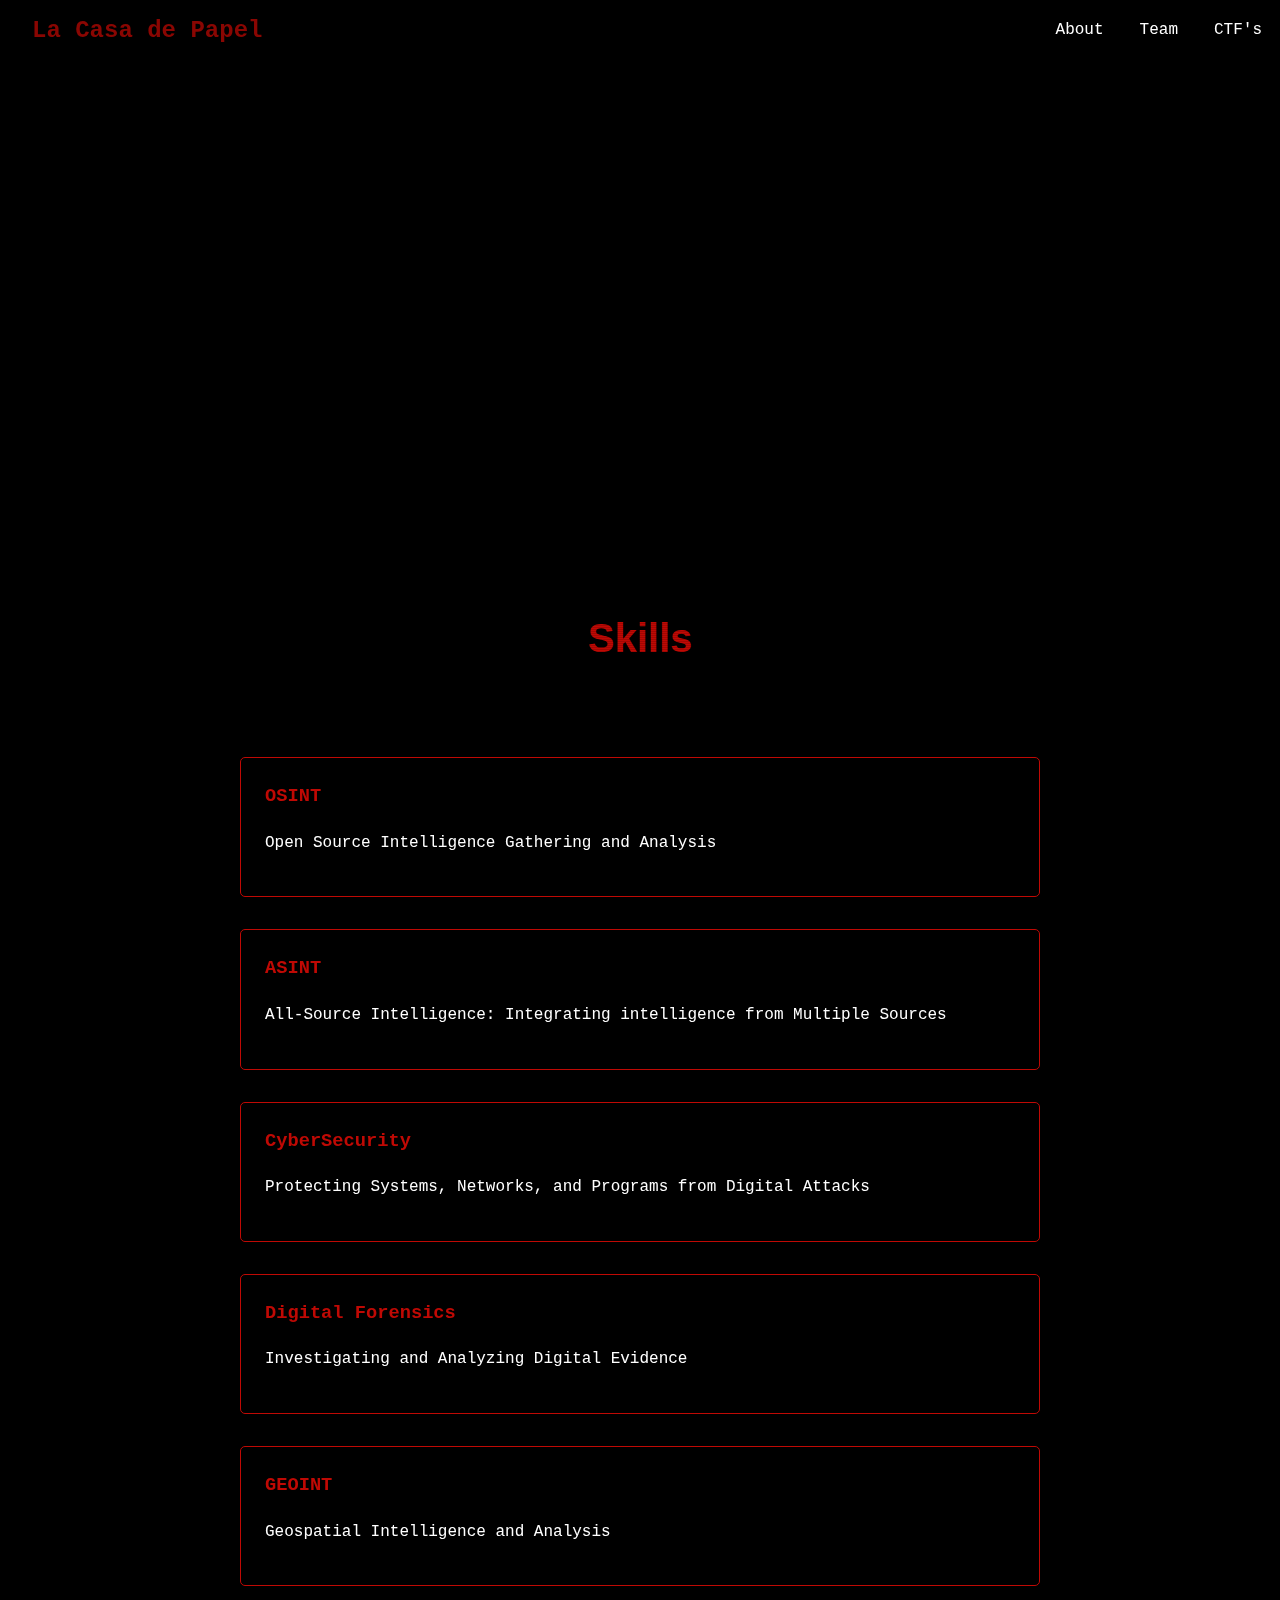
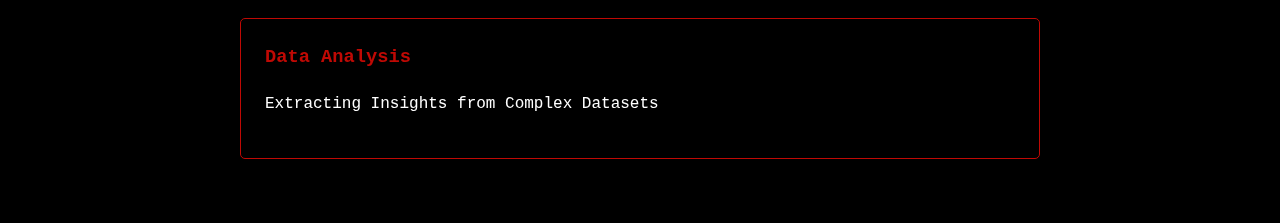
<file: main.html>
<!DOCTYPE html>
<html lang="en">
<head>
    <meta charset="UTF-8">
    <meta name="viewport" content="width=device-width, initial-scale=1.0">
    <meta http-equiv="Content-Security-Policy" content="default-src 'self'; script-src 'self' https://cdnjs.cloudflare.com; style-src 'self' https://fonts.googleapis.com; font-src 'self' https://fonts.gstatic.com;">
    <title>La Casa De Papel - Intelligence Team</title>
    <link rel="stylesheet" href="../assets/styles/global.css">
    <link rel="stylesheet" href="../assets/styles/main.css">
    <script src="https://cdnjs.cloudflare.com/ajax/libs/gsap/3.9.1/gsap.min.js"></script>
</head>
<body class="cyberpunk-body">
    <nav>
        <div id="title-animation">La Casa de Papel</div>
        <div class="nav-links">
            <a href="/pages/about.html">About</a>
            <a href="/pages/team.html">Team</a>
            <a href="/pages/accomplishments.html">CTF's</a>
        </div>
    </nav>
    <main>
        <div class="story-section">
            <!-- Story content will be dynamically inserted here -->
        </div>
        <h2 class="skillsets-header">Skills</h2>
        <div class="skillsets-section">
            <!-- Skillset content will be dynamically inserted here -->
        </div>
    </main>
    <div class="cyberpunk-overlay"></div>
    <div id="particles-js"></div>
    <script src="https://cdn.jsdelivr.net/particles.js/2.0.0/particles.min.js"></script>
    <script src="../assets/scripts/main.js"></script>
</body>
</html>
</file>
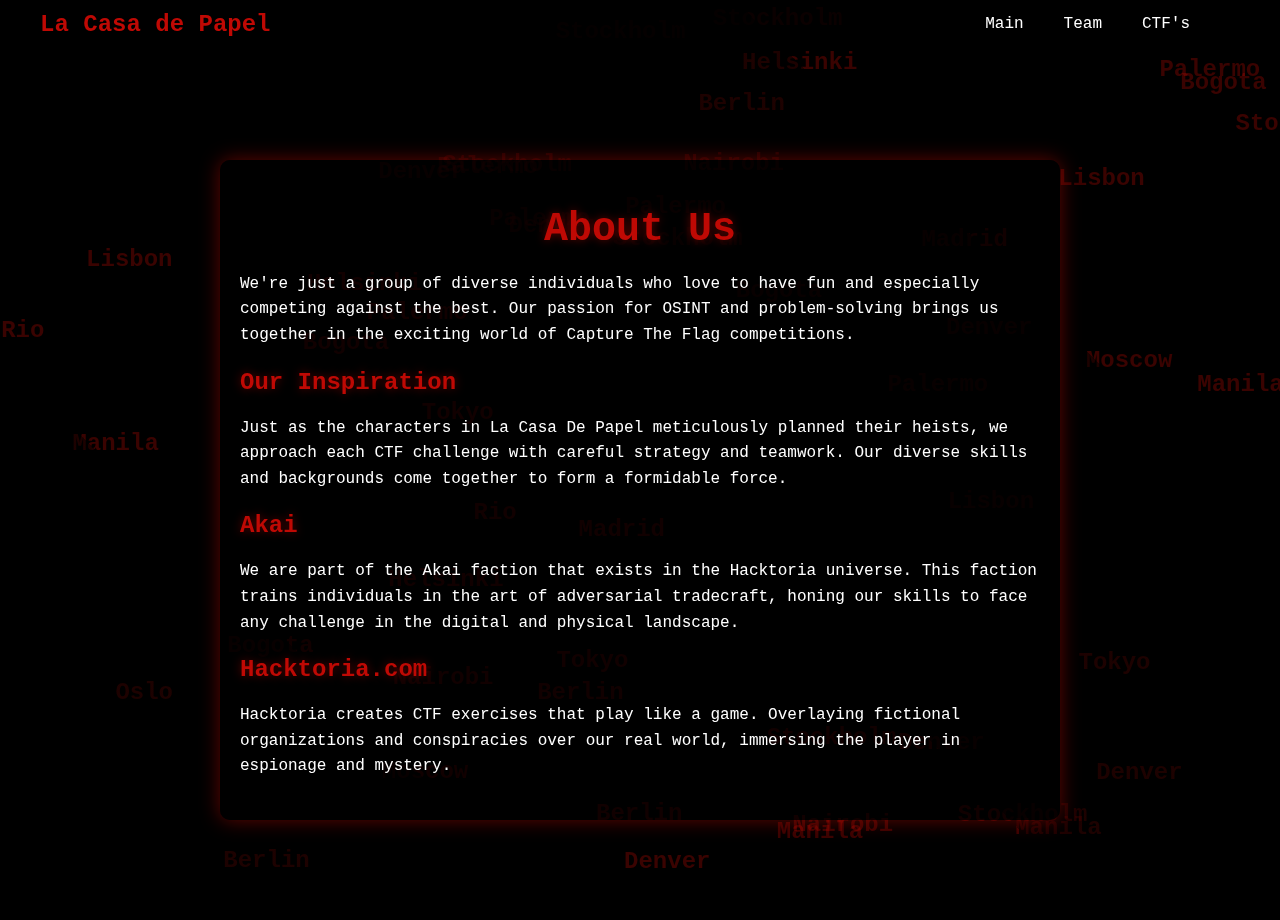
<file: pages/about.html>
<!DOCTYPE html>
<html lang="en">
<head>
    <meta charset="UTF-8">
    <meta name="viewport" content="width=device-width, initial-scale=1.0">
    <meta http-equiv="Content-Security-Policy" content="default-src 'self'; script-src 'self' https://cdnjs.cloudflare.com; style-src 'self' https://fonts.googleapis.com; font-src 'self' https://fonts.gstatic.com;">
    <title>About</title>
    <link rel="stylesheet" href="../assets/styles/global.css">
    <link rel="stylesheet" href="../assets/styles/about.css">
</head>
<body class="cyberpunk-body">
    <div class="floating-cities"></div>
    
    <nav>
        <div class="nav-content">
            <div id="title-animation">La Casa de Papel</div>
            <div class="nav-links">
                <a href="/main.html">Main</a>
                <a href="/pages/team.html">Team</a>
                <a href="/pages/accomplishments.html">CTF's</a>
            </div>
        </div>
    </nav>

    <main>
        <section class="about-content">
            <h1>About Us</h1>
            <p>We're just a group of diverse individuals who love to have fun and especially competing against the best. Our passion for OSINT and problem-solving brings us together in the exciting world of Capture The Flag competitions.</p>
            
            <h2>Our Inspiration</h2>
            <p>Just as the characters in La Casa De Papel meticulously planned their heists, we approach each CTF challenge with careful strategy and teamwork. Our diverse skills and backgrounds come together to form a formidable force.</p>
            
            <h2>Akai</h2>
            <p>We are part of the Akai faction that exists in the Hacktoria universe. This faction trains individuals in the art of adversarial tradecraft, honing our skills to face any challenge in the digital and physical landscape.</p>
            
            <h2>Hacktoria.com</h2>
            <p>Hacktoria creates CTF exercises that play like a game. Overlaying fictional organizations and conspiracies over our real world, immersing the player in espionage and mystery.</p>
        </section>
    </main>

    <div class="cyberpunk-overlay"></div>
    <script src="../assets/scripts/global.js"></script>
    <script src="../assets/scripts/about.js"></script>
</body>
</html>
</file>
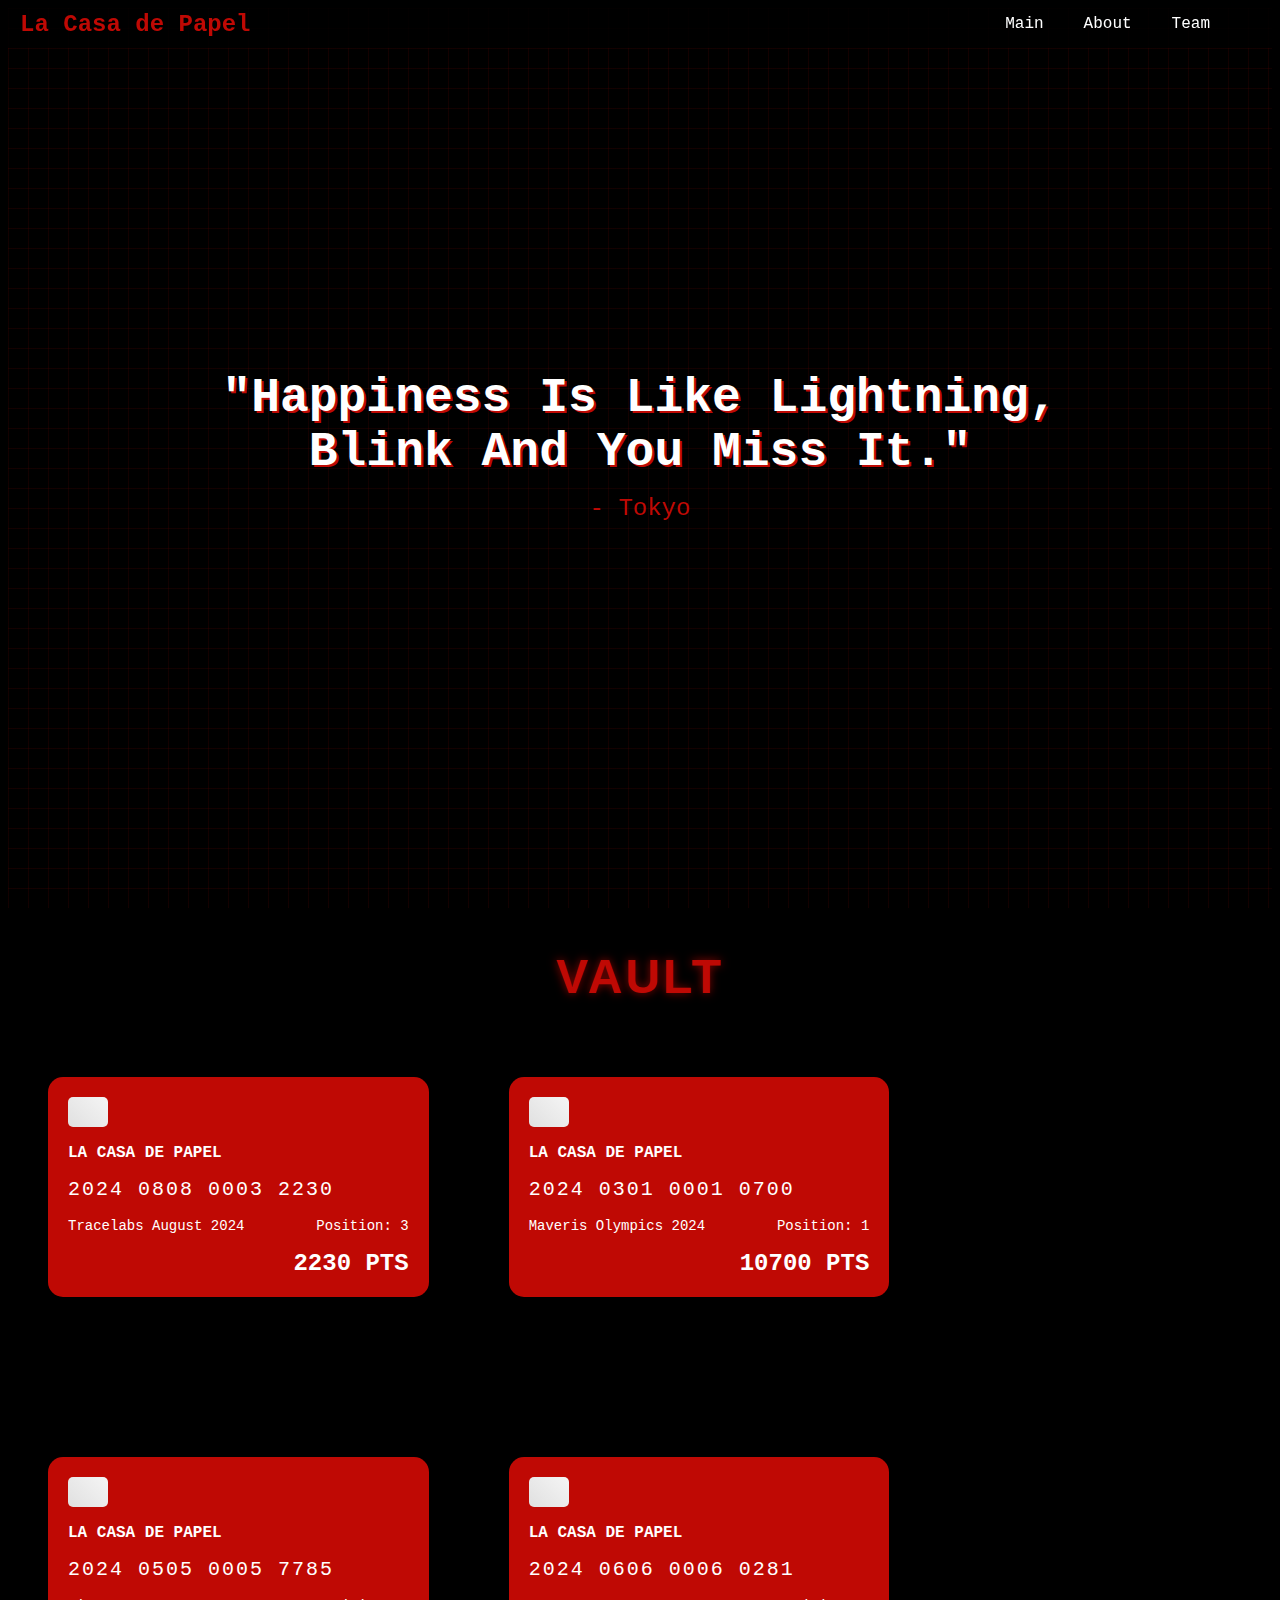
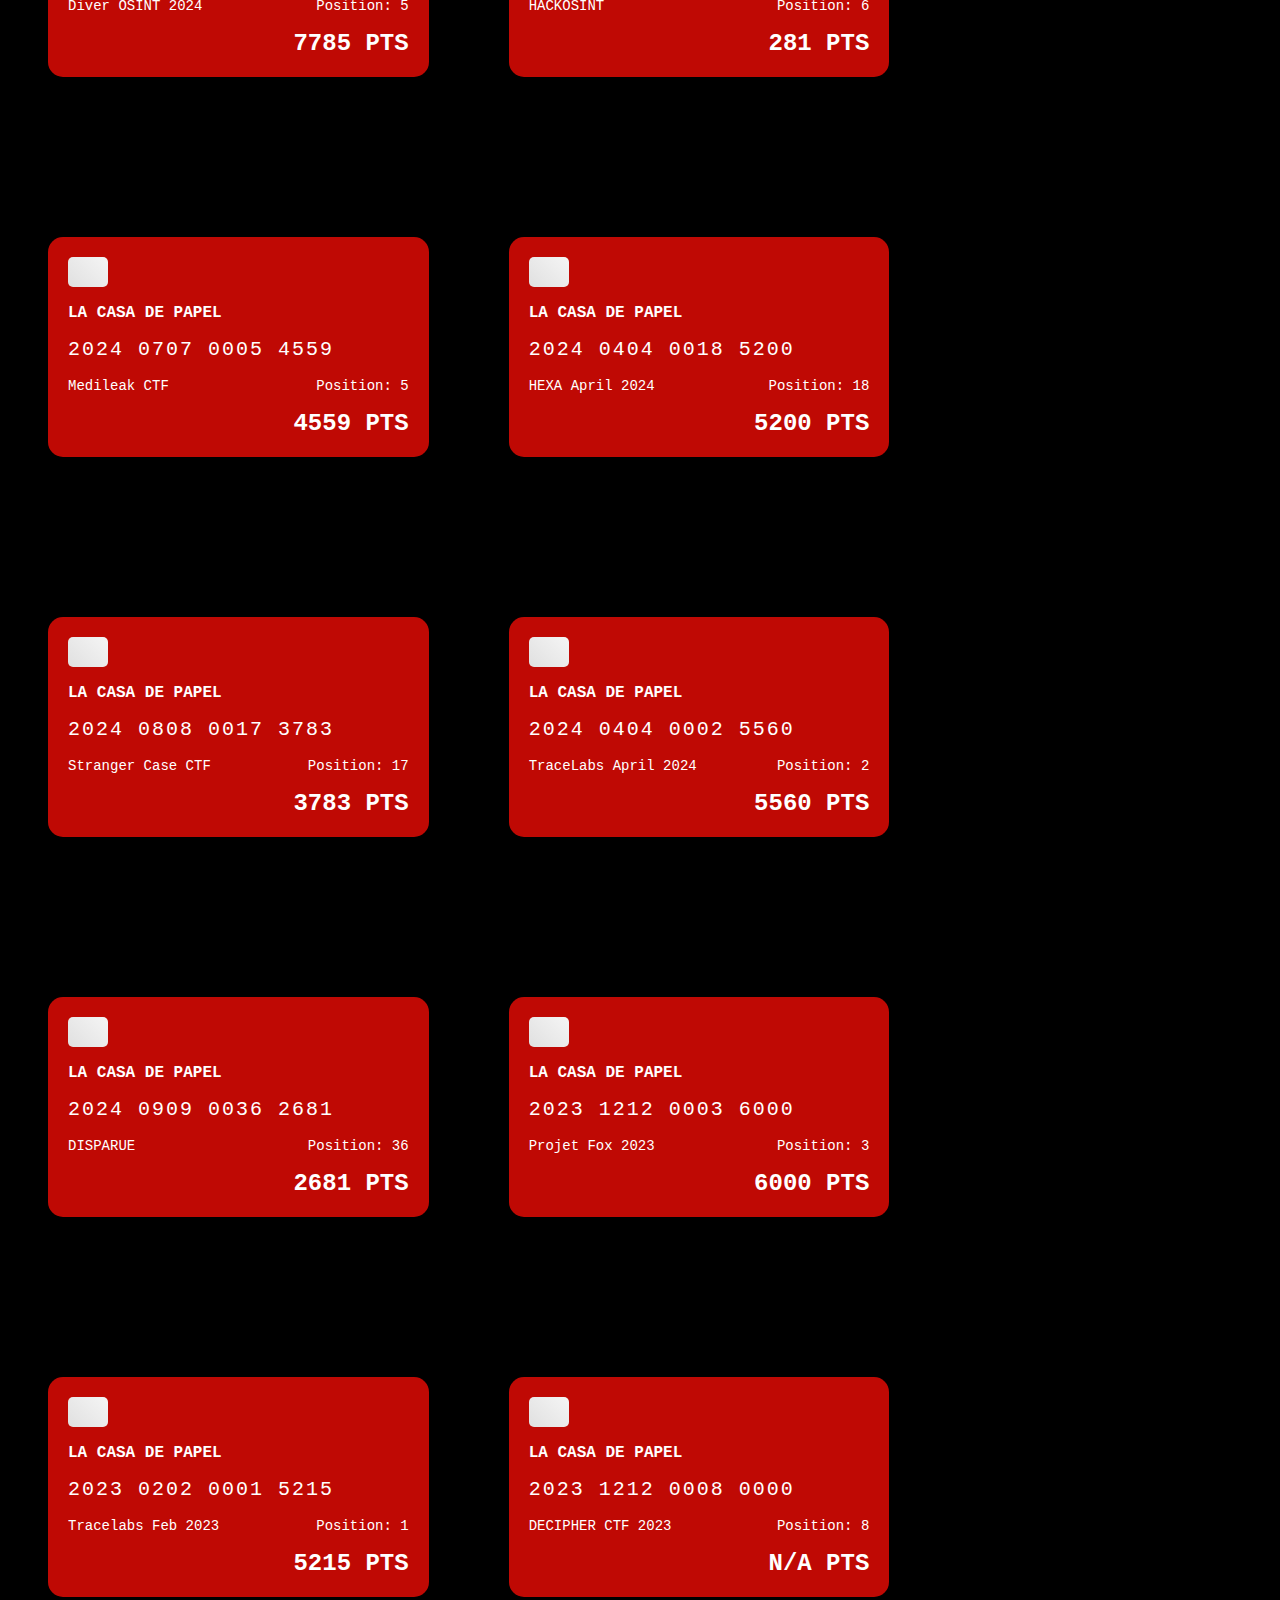
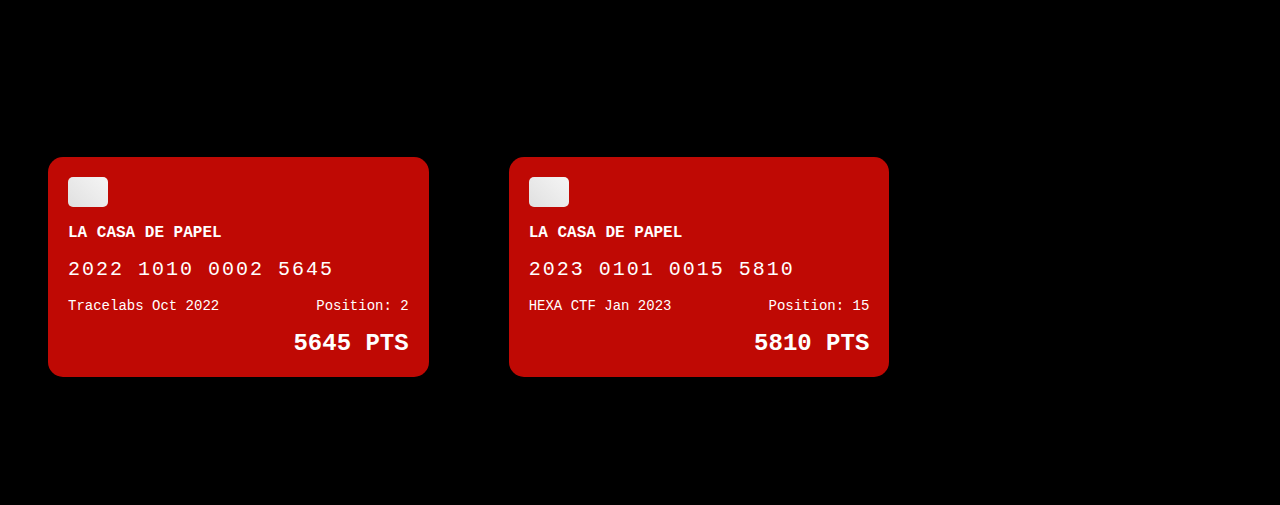
<file: pages/accomplishments.html>
<!DOCTYPE html>
<html lang="en">
<head>
    <meta charset="UTF-8">
    <meta name="viewport" content="width=device-width, initial-scale=1.0">
    <meta http-equiv="Content-Security-Policy" content="default-src 'self'; script-src 'self' https://cdnjs.cloudflare.com; style-src 'self' https://fonts.googleapis.com; font-src 'self' https://fonts.gstatic.com;">
    <title>CTF's</title>
    <link rel="stylesheet" href="../assets/styles/global.css">
    <link rel="stylesheet" href="../assets/styles/accomplishments.css">
    <script src="https://cdnjs.cloudflare.com/ajax/libs/gsap/3.9.1/gsap.min.js"></script>
    <link href="https://fonts.googleapis.com/css2?family=Orbitron:wght@400;700&display=swap" rel="stylesheet">
</head>
<body class="cyberpunk-body">
    <nav>
        <div id="title-animation">La Casa de Papel</div>
        <div class="nav-links">
            <a href="/main.html">Main</a>
            <a href="/pages/about.html">About</a>
            <a href="/pages/team.html">Team</a>
        </div>
    </nav>

    <section class="hero">
        <div class="hero-content">
            <h1 class="glitch-text">"Happiness Is Like Lightning,</h1>
            <h1 class="glitch-text">Blink And You Miss It."</h1>
            <p class="quote-author">- Tokyo</p>
        </div>
        <div class="cyber-grid"></div>
    </section>

    <section class="accomplishments">
        <h2 id="vault-header" class="vault-header">Vault</h2>
        <div class="accomplishments-grid">
            <div class="accomplishment-card">
                <div class="card-chip"></div>
                <div class="card-logo">LA CASA DE PAPEL</div>
                <div class="card-number">2024 0808 0003 2230</div>
                <div class="card-info">
                    <span>Tracelabs August 2024</span>
                    <span>Position: 3</span>
                </div>
                <div class="card-points">2230 PTS</div>
            </div>
            <div class="accomplishment-card">
                <div class="card-chip"></div>
                <div class="card-logo">LA CASA DE PAPEL</div>
                <div class="card-number">2024 0301 0001 0700</div>
                <div class="card-info">
                    <span>Maveris Olympics 2024</span>
                    <span>Position: 1</span>
                </div>
                <div class="card-points">10700 PTS</div>
            </div>
            <div class="accomplishment-card">
                <div class="card-chip"></div>
                <div class="card-logo">LA CASA DE PAPEL</div>
                <div class="card-number">2024 0505 0005 7785</div>
                <div class="card-info">
                    <span>Diver OSINT 2024</span>
                    <span>Position: 5</span>
                </div>
                <div class="card-points">7785 PTS</div>
            </div>
            <div class="accomplishment-card">
                <div class="card-chip"></div>
                <div class="card-logo">LA CASA DE PAPEL</div>
                <div class="card-number">2024 0606 0006 0281</div>
                <div class="card-info">
                    <span>HACKOSINT</span>
                    <span>Position: 6</span>
                </div>
                <div class="card-points">281 PTS</div>
            </div>
            <div class="accomplishment-card">
                <div class="card-chip"></div>
                <div class="card-logo">LA CASA DE PAPEL</div>
                <div class="card-number">2024 0707 0005 4559</div>
                <div class="card-info">
                    <span>Medileak CTF</span>
                    <span>Position: 5</span>
                </div>
                <div class="card-points">4559 PTS</div>
            </div>
            <div class="accomplishment-card">
                <div class="card-chip"></div>
                <div class="card-logo">LA CASA DE PAPEL</div>
                <div class="card-number">2024 0404 0018 5200</div>
                <div class="card-info">
                    <span>HEXA April 2024</span>
                    <span>Position: 18</span>
                </div>
                <div class="card-points">5200 PTS</div>
            </div>
            <div class="accomplishment-card">
                <div class="card-chip"></div>
                <div class="card-logo">LA CASA DE PAPEL</div>
                <div class="card-number">2024 0808 0017 3783</div>
                <div class="card-info">
                    <span>Stranger Case CTF</span>
                    <span>Position: 17</span>
                </div>
                <div class="card-points">3783 PTS</div>
            </div>
            <div class="accomplishment-card">
                <div class="card-chip"></div>
                <div class="card-logo">LA CASA DE PAPEL</div>
                <div class="card-number">2024 0404 0002 5560</div>
                <div class="card-info">
                    <span>TraceLabs April 2024</span>
                    <span>Position: 2</span>
                </div>
                <div class="card-points">5560 PTS</div>
            </div>
            <div class="accomplishment-card">
                <div class="card-chip"></div>
                <div class="card-logo">LA CASA DE PAPEL</div>
                <div class="card-number">2024 0909 0036 2681</div>
                <div class="card-info">
                    <span>DISPARUE</span>
                    <span>Position: 36</span>
                </div>
                <div class="card-points">2681 PTS</div>
            </div>
            <div class="accomplishment-card">
                <div class="card-chip"></div>
                <div class="card-logo">LA CASA DE PAPEL</div>
                <div class="card-number">2023 1212 0003 6000</div>
                <div class="card-info">
                    <span>Projet Fox 2023</span>
                    <span>Position: 3</span>
                </div>
                <div class="card-points">6000 PTS</div>
            </div>
            <div class="accomplishment-card">
                <div class="card-chip"></div>
                <div class="card-logo">LA CASA DE PAPEL</div>
                <div class="card-number">2023 0202 0001 5215</div>
                <div class="card-info">
                    <span>Tracelabs Feb 2023</span>
                    <span>Position: 1</span>
                </div>
                <div class="card-points">5215 PTS</div>
            </div>
            <div class="accomplishment-card">
                <div class="card-chip"></div>
                <div class="card-logo">LA CASA DE PAPEL</div>
                <div class="card-number">2023 1212 0008 0000</div>
                <div class="card-info">
                    <span>DECIPHER CTF 2023</span>
                    <span>Position: 8</span>
                </div>
                <div class="card-points">N/A PTS</div>
            </div>
            <div class="accomplishment-card">
                <div class="card-chip"></div>
                <div class="card-logo">LA CASA DE PAPEL</div>
                <div class="card-number">2022 1010 0002 5645</div>
                <div class="card-info">
                    <span>Tracelabs Oct 2022</span>
                    <span>Position: 2</span>
                </div>
                <div class="card-points">5645 PTS</div>
            </div>
            <div class="accomplishment-card">
                <div class="card-chip"></div>
                <div class="card-logo">LA CASA DE PAPEL</div>
                <div class="card-number">2023 0101 0015 5810</div>
                <div class="card-info">
                    <span>HEXA CTF Jan 2023</span>
                    <span>Position: 15</span>
                </div>
                <div class="card-points">5810 PTS</div>
        </div>
    </section>
    <script src="../assets/scripts/global.js"></script>
    <script src="../assets/scripts/accomplishments.js"></script>
</body>
</html>
</file>
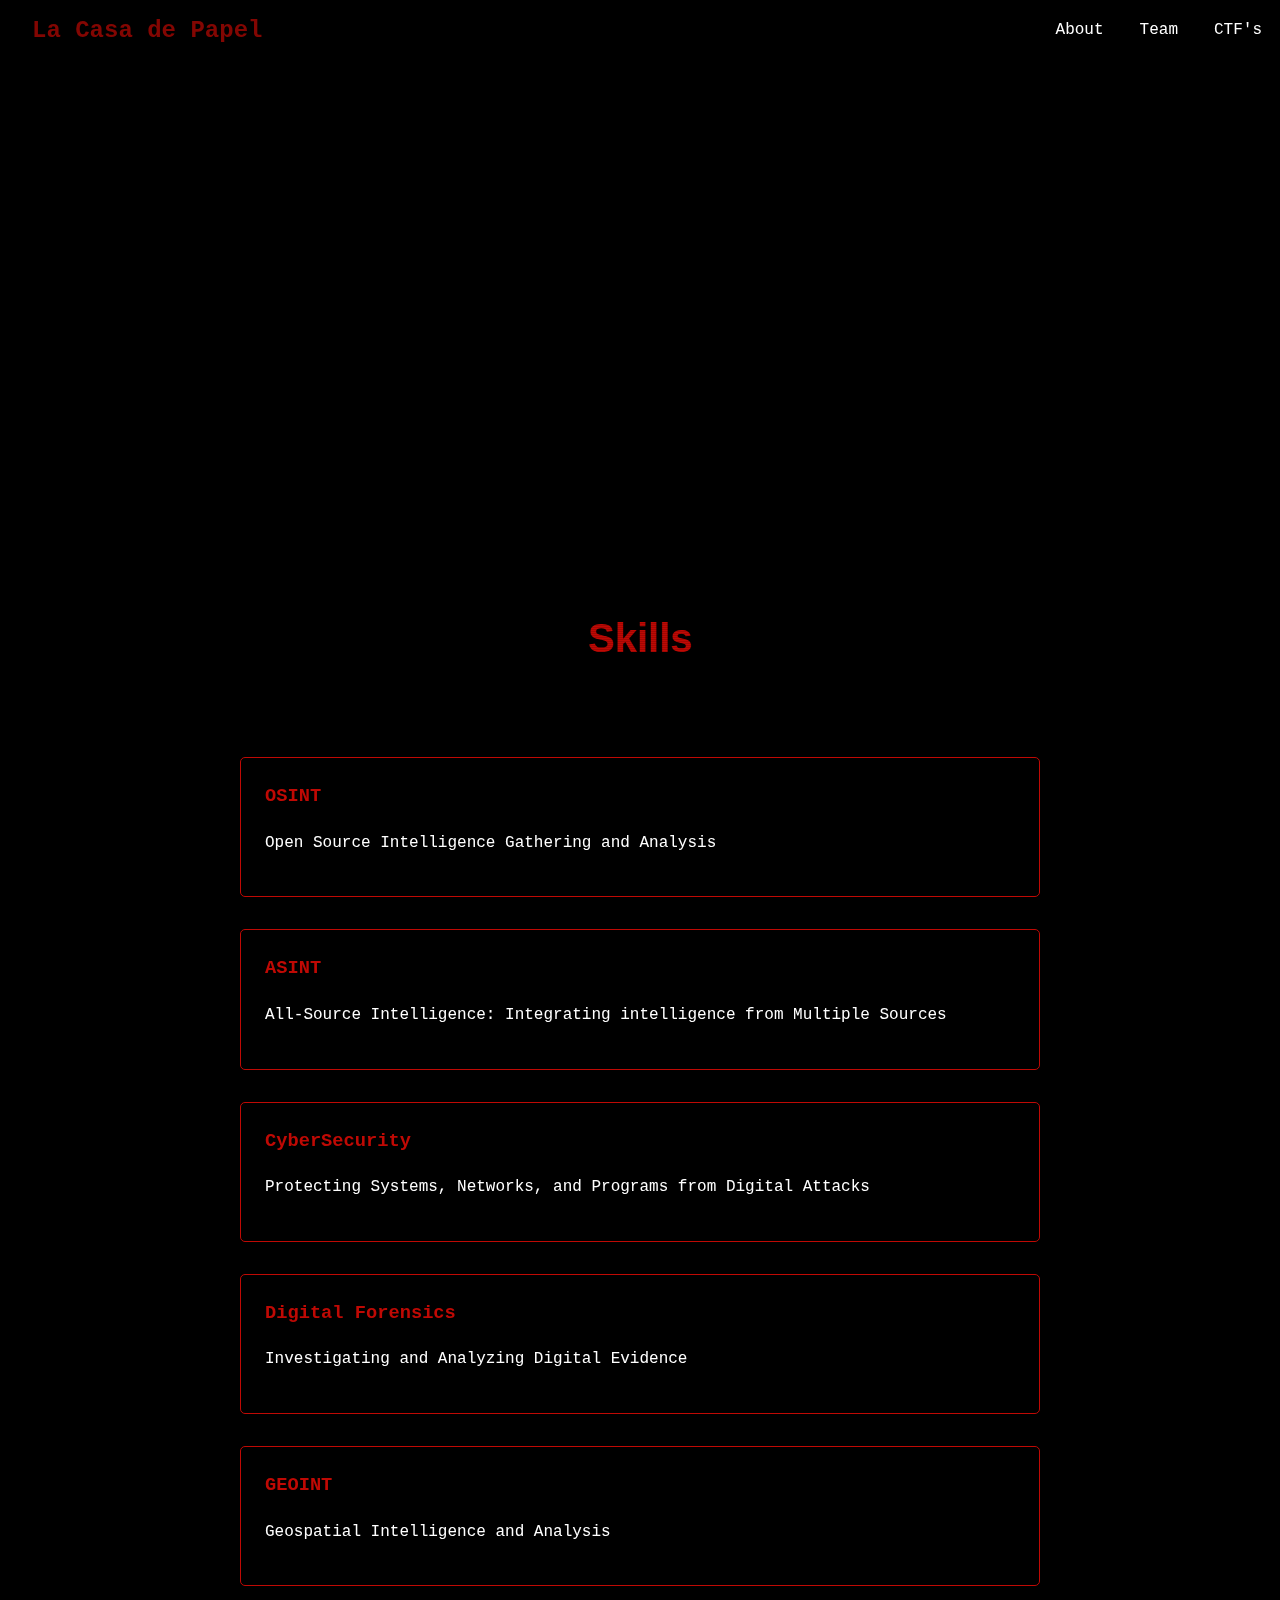
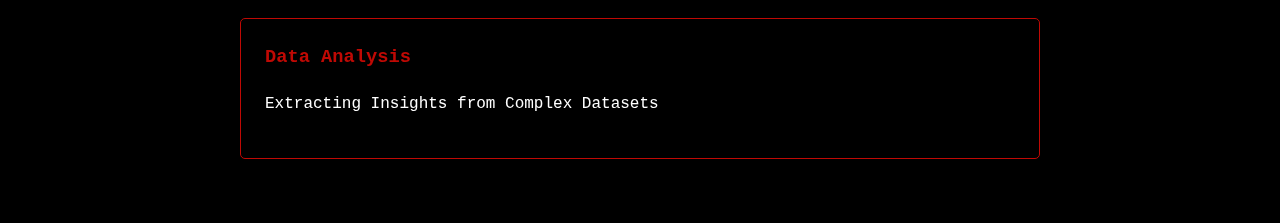
<file: pages/main.html>
<!DOCTYPE html>
<html lang="en">
<head>
    <meta charset="UTF-8">
    <meta name="viewport" content="width=device-width, initial-scale=1.0">
    <meta http-equiv="Content-Security-Policy" content="default-src 'self'; script-src 'self' https://cdnjs.cloudflare.com; style-src 'self' https://fonts.googleapis.com; font-src 'self' https://fonts.gstatic.com;">
    <title>La Casa De Papel - Intelligence Team</title>
    <link rel="stylesheet" href="../assets/styles/global.css">
    <link rel="stylesheet" href="../assets/styles/main.css">
    <script src="https://cdnjs.cloudflare.com/ajax/libs/gsap/3.9.1/gsap.min.js"></script>
</head>
<body class="cyberpunk-body">
    <nav>
        <div id="title-animation">La Casa de Papel</div>
        <div class="nav-links">
            <a href="about.html">About</a>
            <a href="team.html">Team</a>
            <a href="accomplishments.html">CTF's</a>
        </div>
    </nav>
    <main>
        <div class="story-section">
            <!-- Story content will be dynamically inserted here -->
        </div>
        <h2 class="skillsets-header">Skills</h2>
        <div class="skillsets-section">
            <!-- Skillset content will be dynamically inserted here -->
        </div>
    </main>
    <div class="cyberpunk-overlay"></div>
    <div id="particles-js"></div>
    <script src="https://cdn.jsdelivr.net/particles.js/2.0.0/particles.min.js"></script>
    <script src="../assets/scripts/main.js"></script>
</body>
</html>
</file>
<file: assets/styles/global.css>
body {
    cursor: url('[data-uri]'), auto;
    min-height: 100vh;
}

.cyberpunk-body {
    background-color: #000000;
    color: #ffffff;
    font-family: 'Courier New', monospace;
}

nav {
    position: fixed;
    top: 0;
    left: 0;
    width: 100%;
    background-color: rgba(0, 0, 0, 0.8);
    padding: 10px 0;
    z-index: 1000;
}

.nav-content {
    display: flex;
    justify-content: space-between;
    align-items: center;
    max-width: 1200px;
    margin: 0 auto;
    padding: 0 20px;
}

#title-animation {
    font-size: 24px;
    color: #BF0904;
    font-weight: bold;
}

.nav-links {
    display: flex;
    margin-left: auto;
    padding-right: 40px;
}

.nav-links a {
    color: #ffffff;
    text-decoration: none;
    margin-left: 20px;
    padding: 5px 10px;
    border-radius: 5px;
    transition: background-color 0.3s, color 0.3s;
}

.nav-links a:hover {
    background-color: #BF0904;
    color: #ffffff;
}

.cyberpunk-overlay {
    position: fixed;
    top: 0;
    left: 0;
    width: 100%;
    height: 100%;
    background: linear-gradient(45deg, rgba(0, 0, 0, 0.5) 25%, transparent 25%, transparent 50%, rgba(0, 0, 0, 0.5) 50%, rgba(0, 0, 0, 0.5) 75%, transparent 75%, transparent);
}

main {
    padding-top: 60px; /* Adjust this value based on your navbar height */
}
</file>
<file: assets/styles/main.css>
:root {
    --primary-color: #BF0904;
    --secondary-color: #FF5733;
    --background-color: #000000;
    --text-color: #FFFFFF;
    --accent-color: #00FFFF;
}

body {
    background-color: var(--background-color);
    color: var(--text-color);
    font-family: 'Courier New', monospace;
    margin: 0;
    padding: 0;
    overflow-x: hidden;
}

.cyberpunk-body {
    position: relative;
    min-height: 100vh;
}

.cyberpunk-overlay {
    position: fixed;
    top: 0;
    left: 0;
    width: 100%;
    height: 100%;
    background: repeating-linear-gradient(
        0deg,
        rgba(0, 0, 0, 0.15),
        rgba(0, 0, 0, 0.15) 1px,
        transparent 1px,
        transparent 2px
    );
    pointer-events: none;
    z-index: 1;
}

nav {
    position: fixed;
    top: 0;
    left: 0;
    right: 0;
    display: flex;
    justify-content: space-between;
    align-items: center;
    padding: 1rem 2rem;
    background-color: rgba(0, 0, 0, 0.5);
    z-index: 1001;
}

#title-animation {
    font-size: 1.5rem;
    font-weight: bold;
    color: var(--primary-color);
}

.nav-links a {
    color: var(--text-color);
    text-decoration: none;
    font-size: 1rem;
    margin-left: 1rem;
    transition: color 0.3s ease;
}

.nav-links a:hover {
    color: var(--accent-color);
}

.story-section, .skillsets-section {
    padding: 6rem 2rem 2rem;
    max-width: 800px;
    margin: 0 auto;
    line-height: 1.6;
    position: relative;
    z-index: 2;
}

.story-part, .skill-item {
    opacity: 0;
    transform: translateY(20px);
    transition: opacity 0.5s, transform 0.5s;
    margin-bottom: 1.5rem;
}

.story-part.visible, .skill-item.visible {
    opacity: 1;
    transform: translateY(0);
}

.skill-item {
    background-color: rgba(0, 0, 0, 0.8);
    border: 1px solid var(--primary-color);
    padding: 1.5rem;
    border-radius: 5px;
}

.skill-item h2 {
    color: var(--primary-color);
    margin-top: 0;
}

#particles-js {
    position: fixed;
    top: 0;
    left: 0;
    width: 100%;
    height: 100%;
    z-index: 0;
}

.section-header {
    text-align: center;
    font-size: 2.5rem;
    margin: 2rem 0;
    color: var(--primary-color);
    text-shadow: 0 0 10px var(--accent-color);
}

.skillsets-section {
    padding: 2rem;
    max-width: 800px;
    margin: 0 auto;
    position: relative;
    z-index: 2;
}

.skillset-item {
    background-color: rgba(0, 0, 0, 0.7);
    border: 1px solid #BF0904;
    padding: 1.5rem;
    border-radius: 5px;
    margin-bottom: 2rem;
}

.skillset-item h3 {
    color: #BF0904;
    margin-top: 0;
}

.skillset-item p {
    color: #ffffff;
}

.example-toggle {
    background-color: var(--primary-color);
    color: var(--text-color);
    border: none;
    padding: 0.5rem 1rem;
    cursor: pointer;
    margin-top: 1rem;
    transition: background-color 0.3s;
}

.example-toggle:hover {
    background-color: var(--secondary-color);
}

.example-content {
    max-height: 0;
    overflow: hidden;
    transition: max-height 0.8s ease-out;
    background-color: rgba(0, 0, 0, 0.9);
    border-radius: 5px;
    margin-top: 1rem;
    opacity: 0;
}

.example-content.show {
    max-height: 2000px;
    padding: 1rem;
    opacity: 1;
}

.example-illustration {
    width: 100%;
    height: 500px;
    background-color: #000;
    position: relative;
    overflow: hidden;
    border-radius: 5px;
}

/* OSINT Example Styles */
#osint-example .social-media-feed {
    position: absolute;
    top: 0;
    left: 0;
    width: 100%;
    height: 100%;
}

#osint-example .social-post {
    position: absolute;
    width: 50px;
    height: 50px;
    background-color: rgba(255, 255, 255, 0.1);
    border-radius: 50%;
}

#osint-example .data-points {
    position: absolute;
    top: 0;
    left: 0;
    width: 100%;
    height: 100%;
    opacity: 0;
    transition: opacity 1s ease-in-out;
}

#osint-example .analysis-overlay {
    position: absolute;
    top: 0;
    left: 0;
    width: 100%;
    height: 100%;
    background-color: rgba(191, 9, 4, 0.2);
    opacity: 0;
    transition: opacity 1s ease-in-out;
}

/* ASINT Example Styles */
#asint-example .satellite-imagery,
#asint-example .human-intel,
#asint-example .signals-intel {
    position: absolute;
    width: 33.33%;
    height: 100%;
    opacity: 0;
    transition: opacity 1s ease-in-out;
}

#asint-example .satellite-imagery { left: 0; background-color: rgba(0, 0, 255, 0.2); }
#asint-example .human-intel { left: 33.33%; background-color: rgba(0, 255, 0, 0.2); }
#asint-example .signals-intel { right: 0; background-color: rgba(255, 0, 0, 0.2); }

#asint-example .integration-overlay {
    position: absolute;
    top: 0;
    left: 0;
    width: 100%;
    height: 100%;
    background-color: rgba(255, 255, 255, 0.1);
    opacity: 0;
    transition: opacity 1s ease-in-out;
}

.story-section {
    height: 300px;
    overflow: hidden;
    margin-bottom: 8rem; /* Increased from 4rem to 8rem to push skillsets down */
}

.skillsets-header {
    font-family: 'YourLogoFont', sans-serif; /* Replace with the actual font used for the logo */
    font-size: 2.5rem;
    text-align: center;
    margin: 8rem 0 4rem; /* Increased top margin from 4rem to 8rem */
    color: #BF0904; /* The red color used in the logo */
}

/* Responsive Styles */
@media screen and (max-width: 1200px) {
  /* Adjustments for larger tablets and small desktops */
}

@media screen and (max-width: 992px) {
  /* Adjustments for tablets */
}

@media screen and (max-width: 768px) {
  /* Adjustments for large smartphones */
}

@media screen and (max-width: 576px) {
  /* Adjustments for small smartphones */
}
</file>
<file: assets/styles/about.css>
body, html {
    margin: 0;
    padding: 0;
    height: 100%;
    overflow-x: hidden;
    font-family: 'Courier New', monospace;
    background-color: #000;
    color: #00ff00;
}

#backgroundCanvas {
    position: fixed;
    top: 0;
    left: 0;
    width: 100%;
    height: 100%;
    z-index: -1;
}

.content {
    position: relative;
    z-index: 1;
    max-width: 800px;
    margin: 20px auto;
    padding: 20px;
    background-color: rgba(0, 0, 0, 0.7);
    border: 1px solid #BF0904;
    border-radius: 10px;
}

h1, h2 {
    color: #BF0904;
    text-shadow: 0 0 10px rgba(191, 9, 4, 0.5);
}

h1 {
    text-align: center;
    font-size: 2.5em;
    margin-bottom: 30px;
}

section {
    margin-bottom: 30px;
}

p {
    line-height: 1.6;
}

#akai-animation {
    width: 100px;
    height: 100px;
    background-color: #BF0904;
    margin: 20px auto;
    animation: ninjaMove 3s infinite;
}

@keyframes ninjaMove {
    0% { transform: translateX(-50px) rotate(0deg); opacity: 0; }
    50% { transform: translateX(0) rotate(180deg); opacity: 1; }
    100% { transform: translateX(50px) rotate(360deg); opacity: 0; }
}

@media (max-width: 600px) {
    .content {
        margin: 10px;
        padding: 10px;
    }
    
    h1 {
        font-size: 2em;
    }
    
    h2 {
        font-size: 1.5em;
    }
}

.floating-cities {
    position: fixed;
    top: 0;
    left: 0;
    width: 100%;
    height: 100%;
    pointer-events: none;
    z-index: 0;
    overflow: hidden;
}

.city-name {
    position: absolute;
    color: rgba(191, 9, 4, 0.3); /* Red with transparency */
    font-size: 24px;
    font-weight: bold;
    white-space: nowrap;
    animation: float 20s linear infinite;
}

@keyframes float {
    from {
        transform: translateY(100vh) rotate(5deg);
    }
    to {
        transform: translateY(-100vh) rotate(5deg);
    }
}

.about-content {
    position: relative;
    z-index: 1;
    max-width: 800px;
    margin: 100px auto;
    padding: 20px;
    background-color: rgba(0, 0, 0, 0.7);
    border-radius: 10px;
    box-shadow: 0 0 20px rgba(191, 9, 4, 0.5);
}

h1, h2 {
    color: #BF0904;
    margin-bottom: 20px;
}

p {
    color: #ffffff;
    margin-bottom: 20px;
    line-height: 1.6;
}
</file>
<file: assets/styles/accomplishments.css>
/* Navbar specific styling for accomplishments page */
nav {
    position: fixed;
    top: 0;
    left: 0;
    width: 100%;
    background-color: rgba(0, 0, 0, 0.8);
    padding: 10px 0;
    z-index: 1000;
    display: flex;
    justify-content: space-between;
    align-items: center;
}

#title-animation {
    font-size: 24px;
    color: #BF0904;
    font-weight: bold;
    margin-left: 20px;
}

.nav-links {
    display: flex;
    margin-right: 20px;
}

.nav-links a {
    color: #ffffff;
    text-decoration: none;
    margin-left: 20px;
    font-size: 16px;
    padding: 5px 10px;
    border-radius: 5px;
    transition: background-color 0.3s, color 0.3s;
}

.nav-links a:hover {
    background-color: #BF0904;
    color: #ffffff;
}

/* Hero section styles */
.hero {
    height: 100vh;
    display: flex;
    justify-content: center;
    align-items: center;
    background-color: #000;
    position: relative;
    overflow: hidden;
}

.hero-content {
    text-align: center;
    z-index: 2;
}

.glitch-text {
    font-size: 3rem;
    color: #fff;
    text-shadow: 2px 2px #BF0904;
    margin: 0;
    animation: glitch 3s infinite;
}

.quote-author {
    font-size: 1.5rem;
    color: #BF0904;
    margin-top: 1rem;
}

@keyframes glitch {
    0% { transform: translate(0) }
    20% { transform: translate(-2px, 2px) }
    40% { transform: translate(-2px, -2px) }
    60% { transform: translate(2px, 2px) }
    80% { transform: translate(2px, -2px) }
    100% { transform: translate(0) }
}

.cyber-grid {
    position: absolute;
    top: 0;
    left: 0;
    right: 0;
    bottom: 0;
    background-image: 
        linear-gradient(rgba(191, 9, 4, 0.1) 1px, transparent 1px),
        linear-gradient(90deg, rgba(191, 9, 4, 0.1) 1px, transparent 1px);
    background-size: 20px 20px;
    animation: gridMove 20s linear infinite;
}

@keyframes gridMove {
    0% { transform: translateY(0) }
    100% { transform: translateY(20px) }
}

/* Accomplishments section styles */
.vault-header {
    text-align: center;
    font-size: 3rem;
    color: #BF0904;
    margin-bottom: 2rem;
    text-transform: uppercase;
    letter-spacing: 3px;
    text-shadow: 0 0 10px rgba(191, 9, 4, 0.7);
    font-family: 'Orbitron', sans-serif;
    min-height: 1.2em; /* Prevents layout shift during translation */
    display: flex;
    justify-content: center;
    align-items: center;
    transition: font-size 0.3s ease; /* Smooth transition for font size changes */
}

/* Adjust font size for longer translations */
.vault-header[data-language="Russian"],
.vault-header[data-language="Japanese"],
.vault-header[data-language="Chinese"] {
    font-size: 2.5rem;
}

.accomplishments-grid {
    display: flex;
    flex-wrap: wrap;
    justify-content: flex-start;
    gap: 80px; /* Increased gap for better spacing */
    padding: 40px;
}

.accomplishment-card {
    width: calc(33.333% - 54px); /* Adjust width to account for gap */
    height: 180px;
    background-color: #BF0904;
    color: white;
    border-radius: 15px;
    padding: 20px;
    display: flex;
    flex-direction: column;
    justify-content: space-between;
    margin-bottom: 80px; /* Increased margin for vertical spacing */
}

.card-chip {
    width: 40px;
    height: 30px;
    background: linear-gradient(45deg, #e0e0e0, #f5f5f5);
    border-radius: 5px;
    margin-bottom: 10px;
}

.card-logo {
    font-size: 16px;
    font-weight: bold;
    margin-bottom: 10px;
}

.card-number {
    font-size: 20px;
    letter-spacing: 2px;
    margin-bottom: 10px;
}

.card-info {
    display: flex;
    justify-content: space-between;
    font-size: 14px;
    margin-bottom: 10px;
}

.card-points {
    font-size: 24px;
    font-weight: bold;
    align-self: flex-end;
    text-align: right;
    width: 100%;
}

@media (max-width: 1200px) {
    .accomplishment-card {
        width: calc(50% - 40px);
    }
}

@media (max-width: 768px) {
    .accomplishment-card {
        width: 100%;
    }
}
</file>
